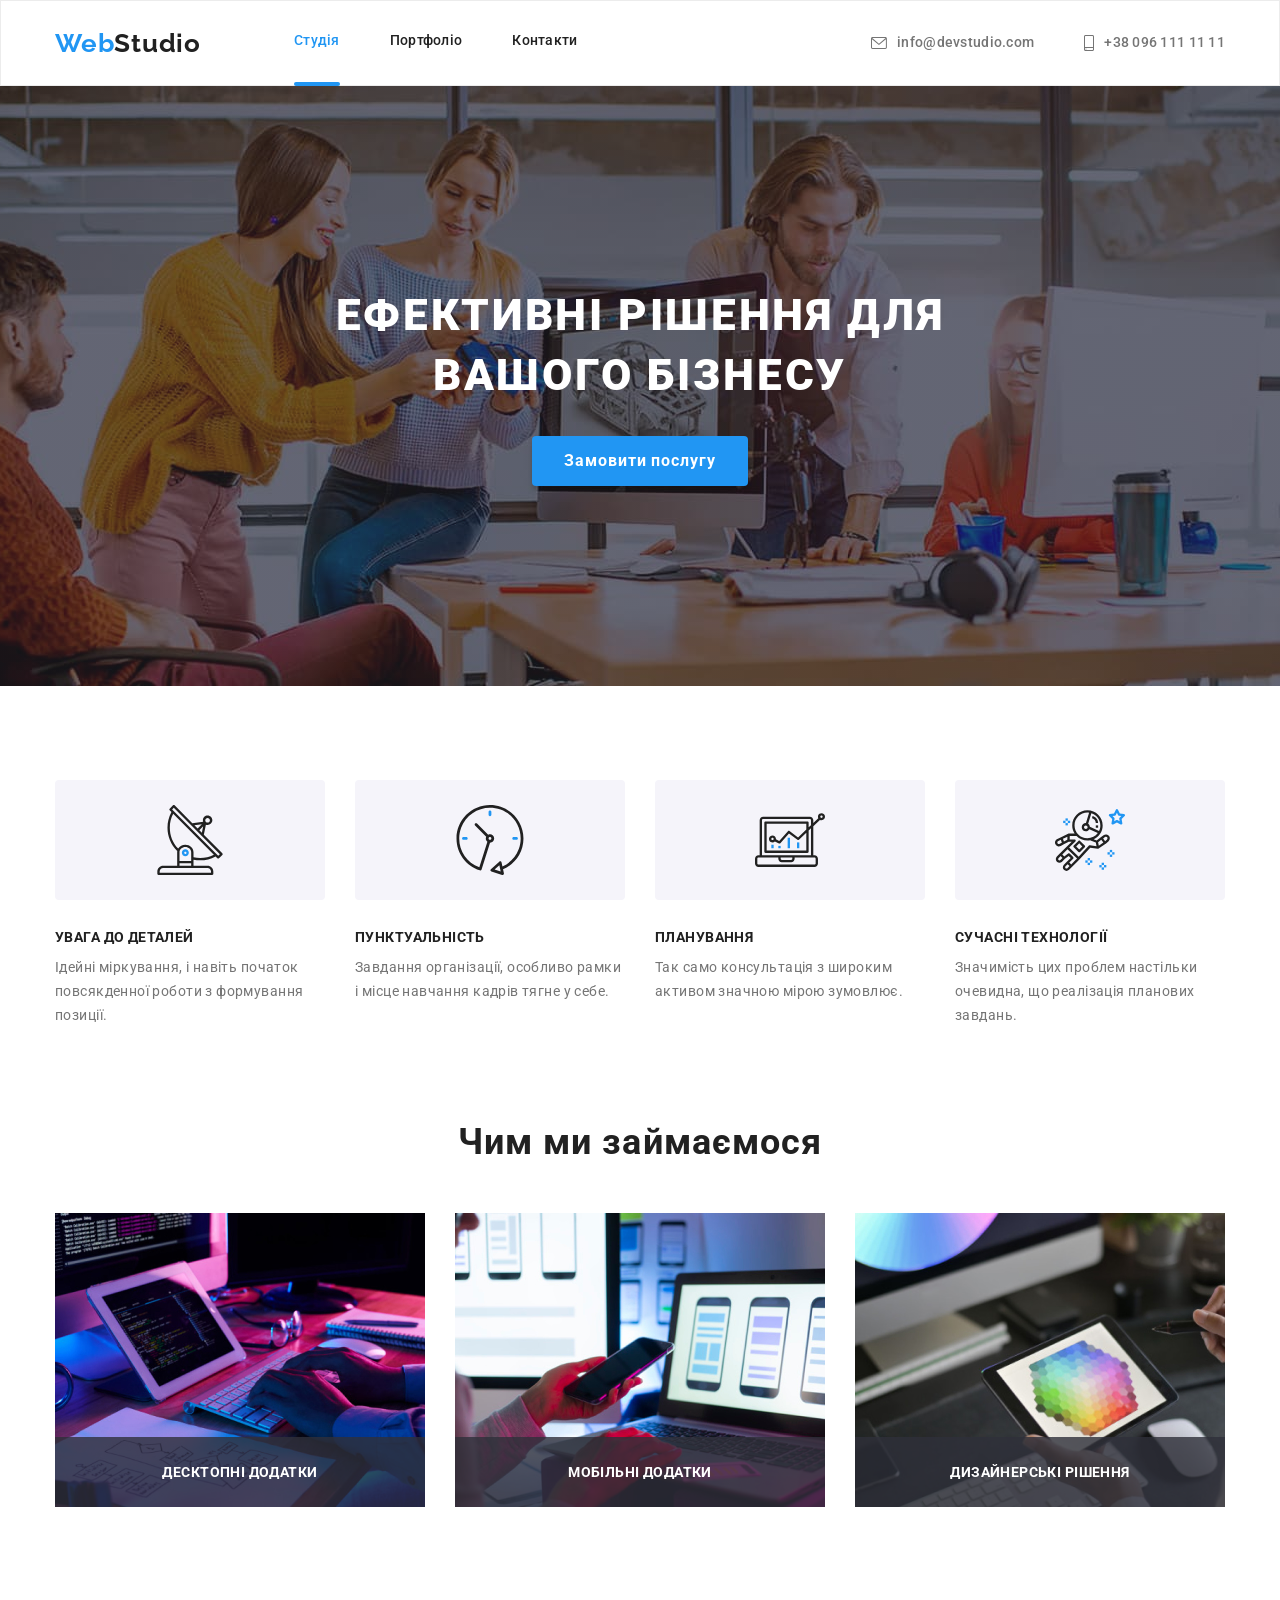
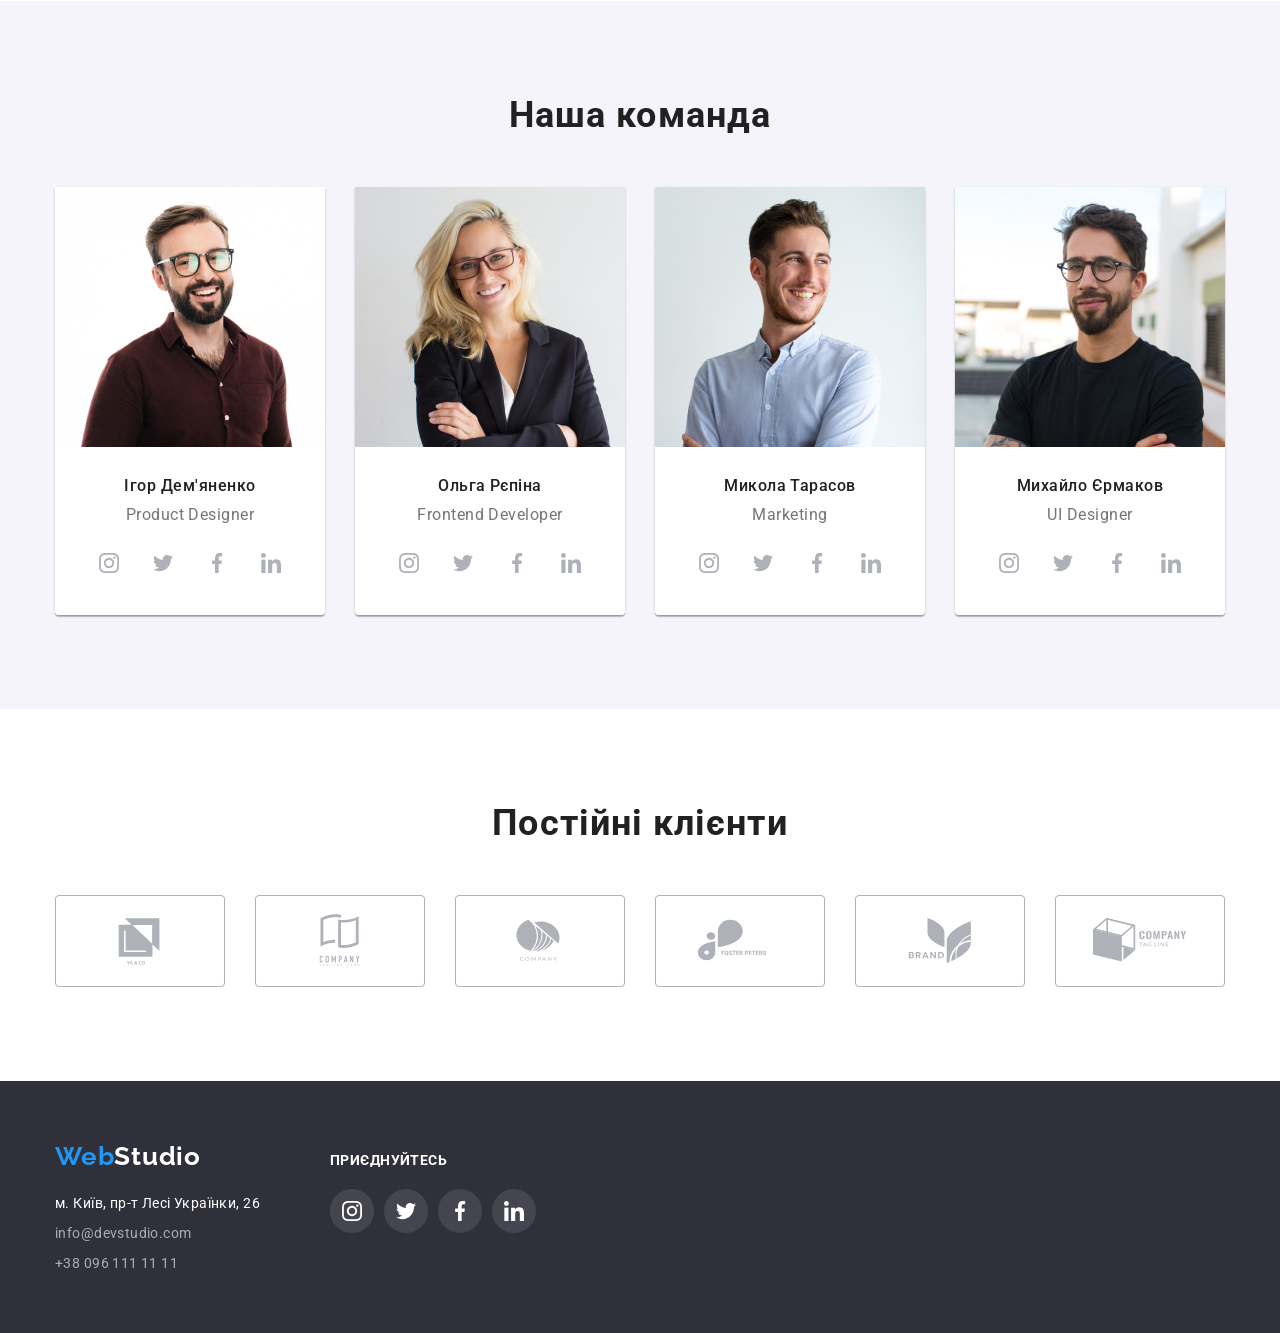
<file: index.html>
<!DOCTYPE html>
<html lang="uk">
  <head>
    <meta charset="UTF-8" />
    <meta http-equiv="X-UA-Compatible" content="IE=edge" />
    <meta name="viewport" content="width=device-width, initial-scale=1.0" />
    <link
      rel="stylesheet"
      href="https://cdnjs.cloudflare.com/ajax/libs/modern-normalize/1.0.0/modern-normalize.min.css"
    />
    <link rel="preconnect" href="https://fonts.googleapis.com" />
    <link rel="preconnect" href="https://fonts.gstatic.com" crossorigin />
    <link
      href="https://fonts.googleapis.com/css2?family=Raleway:wght@700&family=Roboto:wght@400;500;700;900&display=swap"
      rel="stylesheet"
    />
    <link rel="stylesheet" href="./css/styles.css" />
    <title>Студія WebStudio</title>
  </head>

  <body>
    <header class="page-header">
      <div class="conteiner main-nav">
        <nav class="logo-nav">
          <a href="./index.html" lang="en" class="logo"
            ><span class="logo-first-words">Web</span>Studio</a
          >

          <ul class="site-nav list">
            <li class="item first"><a href="./index.html" class="link current">Студія</a></li>
            <li class="item"><a href="./portfolio.html" class="link">Портфоліо</a></li>
            <li class="item"><a href="" class="link">Контакти</a></li>
          </ul>
        </nav>

        <ul class="auth-nav list">
          <li class="item">
            <a href="mailto:info@devstudio.com" class="link envelope">
              <svg class="mail-icon" height="12" width="16">
                <use href="./images/symbol-defs.svg#icon-envelope"></use>
              </svg>
              info@devstudio.com</a
            >
          </li>
          <li class="item">
            <a href="tel:+380961111111" class="link smartphone">
              <svg class="smartphone-icon" height="16" width="10">
                <use href="./images/symbol-defs.svg#icon-smartphone"></use>
              </svg>
              +38 096 111 11 11</a
            >
          </li>
        </ul>
      </div>
    </header>

    <main>
      <section class="hero">
        <div class="section hero">
          <h1 class="hero-title">Ефективні рішення для вашого бізнесу</h1>
          <button data-modal-open type="button" class="button">Замовити послугу</button>
        </div>
      </section>

      <section class="section">
        <div class="conteiner">
          <h2 class="section-title-hidden">Особливості</h2>
          <ul class="features list">
            <li class="item">
              <div class="icon-features-conteiner">
                <svg class="feautures-icon" height="70" width="70">
                  <use href="./images/symbol-defs.svg#icon-antenna"></use>
                </svg>
              </div>
              <h3 class="title">Увага до деталей</h3>
              <p class="features prg">
                Ідейні міркування, і навіть початок повсякденної роботи з формування позиції.
              </p>
            </li>

            <li class="item">
              <div class="icon-features-conteiner">
                <svg class="feautures-icon" height="70" width="70">
                  <use href="./images/symbol-defs.svg#icon-clock"></use>
                </svg>
              </div>
              <h3 class="title">Пунктуальність</h3>
              <p class="features prg">
                Завдання організації, особливо рамки і місце навчання кадрів тягне у себе.
              </p>
            </li>

            <li class="item">
              <div class="icon-features-conteiner">
                <svg class="feautures-icon" height="70" width="70">
                  <use href="./images/symbol-defs.svg#icon-diagram"></use>
                </svg>
              </div>
              <h3 class="title">Планування</h3>
              <p class="features prg">
                Так само консультація з широким активом значною мірою зумовлює.
              </p>
            </li>

            <li class="item">
              <div class="icon-features-conteiner">
                <svg class="feautures-icon" height="70" width="70">
                  <use href="./images/symbol-defs.svg#icon-astronaut"></use>
                </svg>
              </div>
              <h3 class="title">Сучасні технології</h3>
              <p class="features prg">
                Значимість цих проблем настільки очевидна, що реалізація планових завдань.
              </p>
            </li>
          </ul>
        </div>
      </section>

      <section class="section no-padding">
        <div class="conteiner">
          <h2 class="section-title examples">Чим ми займаємося</h2>
          <ul class="examples list">
            <li class="examples-item item">
              <img
                src="./images/what1.jpg"
                alt="клавіатура на столі"
                width="370"
                height="294"
                class="img-examples"
              />
              <p class="examples-overplay prg">Десктопні додатки</p>
            </li>
            <li class="examples-item item">
              <img
                src="./images/what2.jpg"
                alt="дівчина за ноутбуком"
                width="370"
                height="294"
                class="img-examples"
              />
              <p class="examples-overplay prg">Мобільні додатки</p>
            </li>
            <li class="examples-item item">
              <img
                src="./images/what3.jpg"
                alt="малюнок на планшеті"
                width="370"
                height="294"
                class="img-examples"
              />
              <p class="examples-overplay prg">Дизайнерські рішення</p>
            </li>
          </ul>
        </div>
      </section>

      <section class="section team">
        <div class="conteiner">
          <h2 class="section-title team">Наша команда</h2>
          <ul class="team list">
            <li class="item">
              <img
                src="./images/igor.jpg"
                alt="чоловік Ігор"
                width="270"
                height="260"
                class="img-team"
              />
              <div class="team-bgr">
                <h3 class="team-title title">Ігор Дем'яненко</h3>
                <p class="team prg" lang="en">Product Designer</p>
                <ul class="social-team-container list">
                  <li>
                    <a href="#" class="social-team link">
                      <svg class="social-team-icon" height="20" width="20">
                        <use href="./images/symbol-defs.svg#icon-instagram"></use>
                      </svg>
                    </a>
                  </li>
                  <li>
                    <a href="#" class="social-team link">
                      <svg class="social-team-icon" height="20" width="20">
                        <use href="./images/symbol-defs.svg#icon-twitter"></use>
                      </svg>
                    </a>
                  </li>
                  <li>
                    <a href="#" class="social-team link">
                      <svg class="social-team-icon" height="20" width="20">
                        <use href="./images/symbol-defs.svg#icon-facebook"></use>
                      </svg>
                    </a>
                  </li>
                  <li>
                    <a href="#" class="social-team link">
                      <svg class="social-team-icon" height="20" width="20">
                        <use href="./images/symbol-defs.svg#icon-linkedin"></use>
                      </svg>
                    </a>
                  </li>
                </ul>
              </div>
            </li>

            <li class="item">
              <img
                src="./images/olga.jpg"
                alt="жінка Ольга"
                width="270"
                height="260"
                class="img-team"
              />
              <div class="team-bgr">
                <h3 class="team-title title">Ольга Рєпіна</h3>
                <p class="team prg" lang="en">Frontend Developer</p>
                <ul class="social-team-container list">
                  <li>
                    <a href="#" class="social-team link">
                      <svg class="social-team-icon" height="20" width="20">
                        <use href="./images/symbol-defs.svg#icon-instagram"></use>
                      </svg>
                    </a>
                  </li>
                  <li>
                    <a href="#" class="social-team link">
                      <svg class="social-team-icon" height="20" width="20">
                        <use href="./images/symbol-defs.svg#icon-twitter"></use>
                      </svg>
                    </a>
                  </li>
                  <li>
                    <a href="#" class="social-team link">
                      <svg class="social-team-icon" height="20" width="20">
                        <use href="./images/symbol-defs.svg#icon-facebook"></use>
                      </svg>
                    </a>
                  </li>
                  <li>
                    <a href="#" class="social-team link">
                      <svg class="social-team-icon" height="20" width="20">
                        <use href="./images/symbol-defs.svg#icon-linkedin"></use>
                      </svg>
                    </a>
                  </li>
                </ul>
              </div>
            </li>

            <li class="item">
              <img
                src="./images/mykola.jpg"
                alt="чоловік Микола"
                width="270"
                height="260"
                class="img-team"
              />
              <div class="team-bgr">
                <h3 class="team-title title">Микола Тарасов</h3>
                <p class="team prg" lang="en">Marketing</p>
                <ul class="social-team-container list">
                  <li>
                    <a href="#" class="social-team link">
                      <svg class="social-team-icon" height="20" width="20">
                        <use href="./images/symbol-defs.svg#icon-instagram"></use>
                      </svg>
                    </a>
                  </li>
                  <li>
                    <a href="#" class="social-team link">
                      <svg class="social-team-icon" height="20" width="20">
                        <use href="./images/symbol-defs.svg#icon-twitter"></use>
                      </svg>
                    </a>
                  </li>
                  <li>
                    <a href="#" class="social-team link">
                      <svg class="social-team-icon" height="20" width="20">
                        <use href="./images/symbol-defs.svg#icon-facebook"></use>
                      </svg>
                    </a>
                  </li>
                  <li>
                    <a href="#" class="social-team link">
                      <svg class="social-team-icon" height="20" width="20">
                        <use href="./images/symbol-defs.svg#icon-linkedin"></use>
                      </svg>
                    </a>
                  </li>
                </ul>
              </div>
            </li>

            <li class="item">
              <img
                src="./images/myhail.jpg"
                alt="чоловік Михайло"
                width="270"
                height="260"
                class="img-team"
              />
              <div class="team-bgr">
                <h3 class="team-title title">Михайло Єрмаков</h3>
                <p class="team prg" lang="en">UI Designer</p>
                <ul class="social-team-container list">
                  <li>
                    <a href="#" class="social-team link">
                      <svg class="social-team-icon" height="20" width="20">
                        <use href="./images/symbol-defs.svg#icon-instagram"></use>
                      </svg>
                    </a>
                  </li>
                  <li>
                    <a href="#" class="social-team link">
                      <svg class="social-team-icon" height="20" width="20">
                        <use href="./images/symbol-defs.svg#icon-twitter"></use>
                      </svg>
                    </a>
                  </li>
                  <li>
                    <a href="#" class="social-team link">
                      <svg class="social-team-icon" height="20" width="20">
                        <use href="./images/symbol-defs.svg#icon-facebook"></use>
                      </svg>
                    </a>
                  </li>
                  <li>
                    <a href="#" class="social-team link">
                      <svg class="social-team-icon" height="20" width="20">
                        <use href="./images/symbol-defs.svg#icon-linkedin"></use>
                      </svg>
                    </a>
                  </li>
                </ul>
              </div>
            </li>
          </ul>
        </div>
      </section>

      <section class="section company">
        <div class="conteiner">
          <h2 class="company title">Постійні клієнти</h2>
          <ul class="company list">
            <li class="company-item">
              <a href="" class="company-link link">
                <svg class="logo-company-icon" height="60" width="106">
                  <use href="./images/symbol-defs.svg#icon-logo-one"></use>
                </svg>
              </a>
            </li>
            <li class="company-item">
              <a href="" class="company-link link">
                <svg class="logo-company-icon" height="60" width="106">
                  <use href="./images/symbol-defs.svg#icon-logo-two"></use>
                </svg>
              </a>
            </li>
            <li class="company-item">
              <a href="" class="company-link link">
                <svg class="logo-company-icon" height="60" width="106">
                  <use href="./images/symbol-defs.svg#icon-logo-three"></use>
                </svg>
              </a>
            </li>
            <li class="company-item">
              <a href="" class="company-link link">
                <svg class="logo-company-icon" height="60" width="106">
                  <use href="./images/symbol-defs.svg#icon-logo-fore"></use>
                </svg>
              </a>
            </li>
            <li class="company-item">
              <a href="" class="company-link link">
                <svg class="logo-company-icon" height="60" width="106">
                  <use href="./images/symbol-defs.svg#icon-logo-five"></use>
                </svg>
              </a>
            </li>
            <li class="company-item">
              <a href="" class="company-link link">
                <svg class="logo-company-icon" height="60" width="106">
                  <use href="./images/symbol-defs.svg#icon-logo-six"></use>
                </svg>
              </a>
            </li>
          </ul>
        </div>
      </section>
    </main>

    <footer class="page-footer">
      <div class="conteiner footer">
        <div class="box-footer-one">
          <div class="box-footer-logo">
            <a href="./index.html" lang="en" class="logo-footer"
              ><span class="logo-first-words">Web</span>Studio</a
            >
          </div>

          <address class="footer-address">
            <ul class="footer-address list">
              <li class="item-footer">
                <a
                  class="link-place"
                  href="https://goo.gl/maps/CPtrU1FHBa2aNyZL9"
                  target="_blank"
                  rel="noopener noreferrer nofollow"
                  >м. Київ, пр-т Лесі Українки, 26</a
                >
              </li>
              <li class="item-footer">
                <a href="mailto:info@devstudio.com" class="link footer">info@devstudio.com</a>
              </li>
              <li class="item-footer">
                <a href="tel:+380961111111" class="link footer">+38 096 111 11 11</a>
              </li>
            </ul>
          </address>
        </div>

        <div class="box social-media">
          <p class="social-media prg">Приєднуйтесь</p>

          <ul class="social-footer-container list">
            <li class="item">
              <a href="#" class="social-footer link">
                <svg class="social-footer-icon" height="20" width="20">
                  <use href="./images/symbol-defs.svg#icon-instagram"></use>
                </svg>
              </a>
            </li>
            <li class="item">
              <a href="#" class="social-footer link">
                <svg class="social-footer-icon" height="20" width="20">
                  <use href="./images/symbol-defs.svg#icon-twitter"></use>
                </svg>
              </a>
            </li>
            <li class="item">
              <a href="#" class="social-footer link">
                <svg class="social-footer-icon" height="20" width="20">
                  <use href="./images/symbol-defs.svg#icon-facebook"></use>
                </svg>
              </a>
            </li>
            <li class="item">
              <a href="#" class="social-footer link">
                <svg class="social-footer-icon" height="20" width="20">
                  <use href="./images/symbol-defs.svg#icon-linkedin"></use>
                </svg>
              </a>
            </li>
          </ul>
        </div>
      </div>
    </footer>

    <div data-modal class="backdrop is-hidden">
      <div class="modal">
        <div data-modal-close class="exit-modal-box">
          <svg class="exit-nodal" height="18" width="18">
            <use href="./images/symbol-defs.svg#icon-close-black"></use>
          </svg>
        </div>
      </div>
    </div>

    <script src="./js/modal.js"></script>
  </body>
</html>
</file>
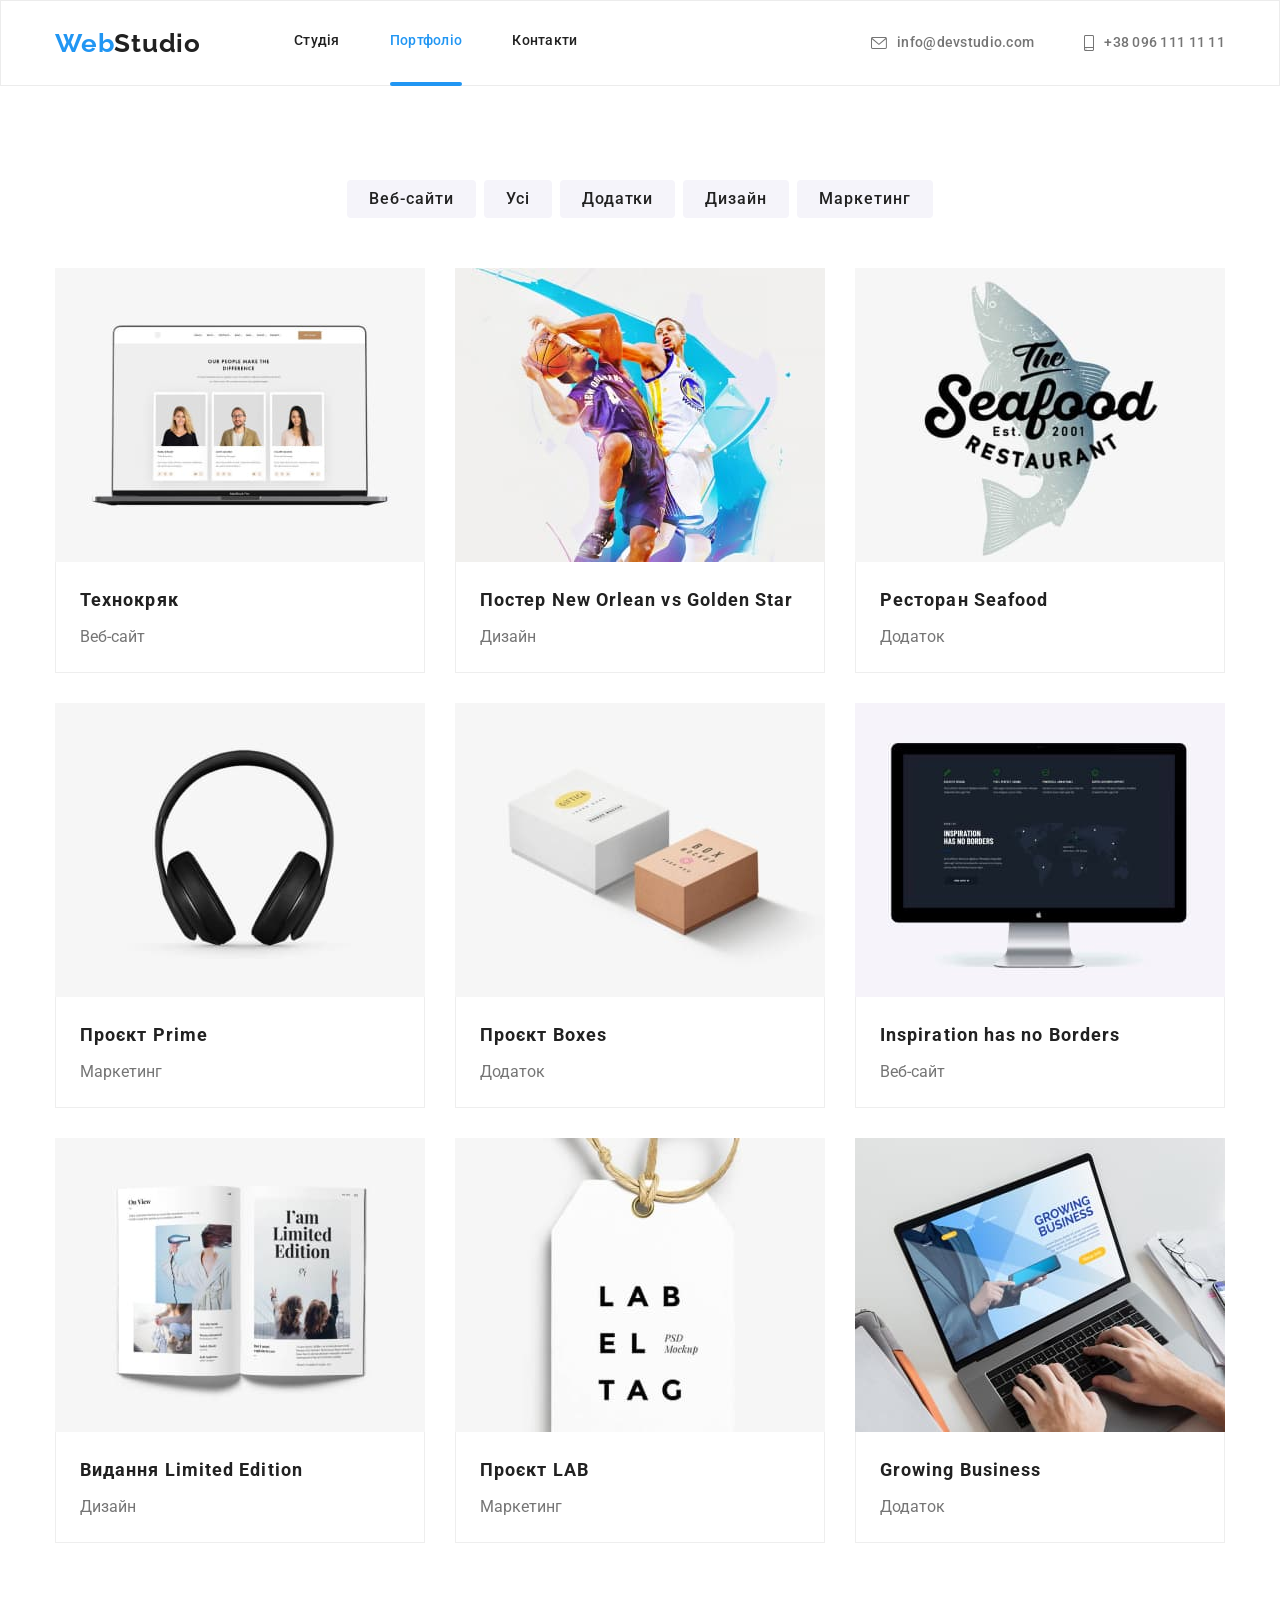
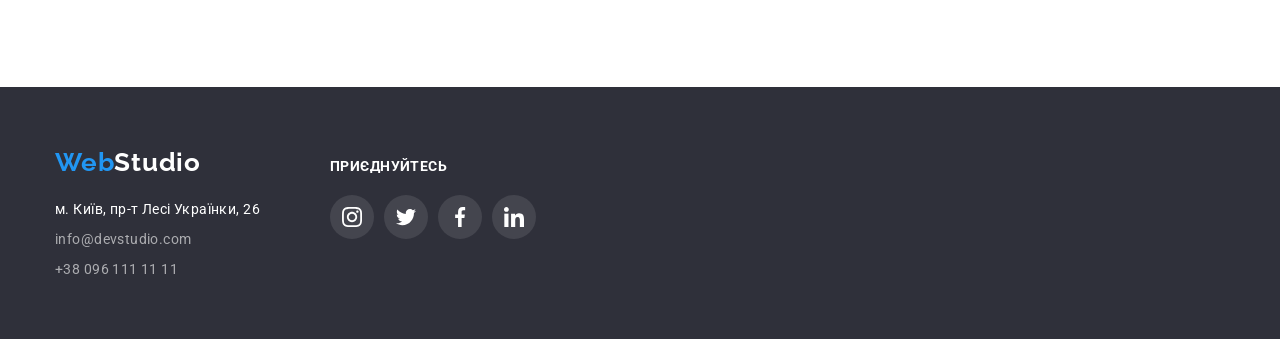
<file: portfolio.html>
<!DOCTYPE html>
<html lang="uk">
  <head>
    <meta charset="UTF-8" />
    <meta http-equiv="X-UA-Compatible" content="IE=edge" />
    <meta name="viewport" content="width=device-width, initial-scale=1.0" />
    <link
      rel="stylesheet"
      href="https://cdnjs.cloudflare.com/ajax/libs/modern-normalize/1.0.0/modern-normalize.min.css"
    />
    <link rel="preconnect" href="https://fonts.googleapis.com" />
    <link rel="preconnect" href="https://fonts.gstatic.com" crossorigin />
    <link
      href="https://fonts.googleapis.com/css2?family=Raleway:wght@700&family=Roboto:wght@400;500;700;900&display=swap"
      rel="stylesheet"
    />
    <link rel="stylesheet" href="./css/styles.css" />
    <title>Портфоліо</title>
  </head>

  <body>
    <header class="page-header">
      <div class="conteiner main-nav">
        <nav class="logo-nav">
          <a href="./index.html" lang="en" class="logo"
            ><span class="logo-first-words">Web</span>Studio</a
          >

          <ul class="site-nav list">
            <li class="item first"><a href="./index.html" class="link">Студія</a></li>
            <li class="item"><a href="./portfolio.html" class="link current">Портфоліо</a></li>
            <li class="item"><a href="" class="link">Контакти</a></li>
          </ul>
        </nav>

        <ul class="auth-nav list">
          <li class="item">
            <a href="mailto:info@devstudio.com" class="link envelope">
              <svg class="mail-icon" height="12" width="16">
                <use href="./images/symbol-defs.svg#icon-envelope"></use>
              </svg>
              info@devstudio.com</a
            >
          </li>
          <li class="item">
            <a href="tel:+380961111111" class="link smartphone">
              <svg class="smartphone-icon" height="16" width="10">
                <use href="./images/symbol-defs.svg#icon-smartphone"></use>
              </svg>
              +38 096 111 11 11</a
            >
          </li>
        </ul>
      </div>
    </header>

    <main>
      <section class="section">
        <div class="conteiner page-list">
          <h1 class="section-title-hidden">Портфоліо</h1>
          <ul class="page list">
            <li class="item"><button type="button" class="button second">Веб-сайти</button></li>
            <li class="item"><button type="button" class="button second">Усі</button></li>
            <li class="item"><button type="button" class="button second">Додатки</button></li>
            <li class="item"><button type="button" class="button second">Дизайн</button></li>
            <li class="item"><button type="button" class="button second">Маркетинг</button></li>
          </ul>

          <ul class="technology list">
            <li class="technology-box">
              <a href="#" class="link technology">
                <div class="overplay-box">
                  <img
                    src="./images/tehno.jpg"
                    alt="Веб сайт у ноутбуці"
                    width="370"
                    height="294"
                    class="img-technology"
                  />
                  <p class="technology-overplay prg">
                    Ресурс пропонує комплексні пропозиції з різним рівнем функціоналу та сервісів.
                    Все це дозволить відвідувачу отримати вичерпні відомості про компанію чи
                    приватну особу.
                  </p>
                </div>
                <div class="technology-description">
                  <h2 class="section-title technology">Технокряк</h2>
                  <p class="technology prg">Веб-сайт</p>
                </div>
              </a>
            </li>

            <li class="technology-box">
              <a href="#" class="link technology">
                <div class="overplay-box">
                  <img
                    src="./images/neworlean.jpg"
                    alt="Баскетбол"
                    width="370"
                    height="294"
                    class="img-technology"
                  />
                  <p class="technology-overplay prg">
                    Ресурс пропонує комплексні пропозиції з різним рівнем функціоналу та сервісів.
                    Все це дозволить відвідувачу отримати вичерпні відомості про компанію чи
                    приватну особу.
                  </p>
                </div>
                <div class="technology-description">
                  <h2 class="section-title technology">
                    Постер <span lang="en">New Orlean vs Golden Star</span>
                  </h2>
                  <p class="technology prg">Дизайн</p>
                </div>
              </a>
            </li>

            <li class="technology-box">
              <a href="#" class="link technology">
                <div class="overplay-box">
                  <img
                    src="./images/seafood.jpg"
                    alt="Лого ресторану"
                    width="370"
                    height="294"
                    class="img-technology"
                  />
                  <p class="technology-overplay prg">
                    Ресурс пропонує комплексні пропозиції з різним рівнем функціоналу та сервісів.
                    Все це дозволить відвідувачу отримати вичерпні відомості про компанію чи
                    приватну особу.
                  </p>
                </div>

                <div class="technology-description">
                  <h2 class="section-title technology">Ресторан <span lang="en">Seafood</span></h2>
                  <p class="technology prg">Додаток</p>
                </div>
              </a>
            </li>

            <li class="technology-box">
              <a href="#" class="link technology">
                <div class="overplay-box">
                  <img
                    src="./images/prime.jpg"
                    alt="Бездротові навушники"
                    width="370"
                    height="294"
                    class="img-technology"
                  />
                  <p class="technology-overplay prg">
                    Ресурс пропонує комплексні пропозиції з різним рівнем функціоналу та сервісів.
                    Все це дозволить відвідувачу отримати вичерпні відомості про компанію чи
                    приватну особу.
                  </p>
                </div>

                <div class="technology-description">
                  <h2 class="section-title technology">Проєкт <span lang="en">Prime</span></h2>
                  <p class="technology prg">Маркетинг</p>
                </div>
              </a>
            </li>

            <li class="technology-box">
              <a href="#" class="link technology">
                <div class="overplay-box">
                  <img
                    src="./images/boxes.jpg"
                    alt="Коробки"
                    width="370"
                    height="294"
                    class="img-technology"
                  />
                  <p class="technology-overplay prg">
                    Ресурс пропонує комплексні пропозиції з різним рівнем функціоналу та сервісів.
                    Все це дозволить відвідувачу отримати вичерпні відомості про компанію чи
                    приватну особу.
                  </p>
                </div>

                <div class="technology-description">
                  <h2 class="section-title technology">Проєкт <span lang="en">Boxes</span></h2>
                  <p class="technology prg">Додаток</p>
                </div>
              </a>
            </li>

            <li class="technology-box">
              <a href="#" class="link technology">
                <div class="overplay-box">
                  <img
                    src="./images/borders.jpg"
                    alt="Моноблок"
                    width="370"
                    height="294"
                    class="img-technology"
                  />
                  <p class="technology-overplay prg">
                    Ресурс пропонує комплексні пропозиції з різним рівнем функціоналу та сервісів.
                    Все це дозволить відвідувачу отримати вичерпні відомості про компанію чи
                    приватну особу.
                  </p>
                </div>

                <div class="technology-description">
                  <h2 class="section-title technology" lang="en">Inspiration has no Borders</h2>
                  <p class="technology prg">Веб-сайт</p>
                </div>
              </a>
            </li>

            <li class="technology-box">
              <a href="#" class="link technology">
                <div class="overplay-box">
                  <img
                    src="./images/limited.jpg"
                    alt="Відкритий журнал"
                    width="370"
                    height="294"
                    class="img-technology"
                  />
                  <p class="technology-overplay prg">
                    Ресурс пропонує комплексні пропозиції з різним рівнем функціоналу та сервісів.
                    Все це дозволить відвідувачу отримати вичерпні відомості про компанію чи
                    приватну особу.
                  </p>
                </div>

                <div class="technology-description">
                  <h2 class="section-title technology">
                    Видання <span lang="en">Limited Edition</span>
                  </h2>
                  <p class="technology prg">Дизайн</p>
                </div>
              </a>
            </li>

            <li class="technology-box">
              <a href="#" class="link technology">
                <div class="overplay-box">
                  <img
                    src="./images/lab.jpg"
                    alt="Етикетка"
                    width="370"
                    height="294"
                    class="img-technology"
                  />
                  <p class="technology-overplay prg">
                    Ресурс пропонує комплексні пропозиції з різним рівнем функціоналу та сервісів.
                    Все це дозволить відвідувачу отримати вичерпні відомості про компанію чи
                    приватну особу.
                  </p>
                </div>

                <div class="technology-description">
                  <h2 class="section-title technology">Проєкт LAB</h2>
                  <p class="technology prg">Маркетинг</p>
                </div>
              </a>
            </li>

            <li class="technology-box">
              <a href="#" class="link technology">
                <div class="overplay-box">
                  <img
                    src="./images/business.jpg"
                    alt="Друк на ноутбуці"
                    width="370"
                    height="294"
                    class="img-technology"
                  />
                  <p class="technology-overplay prg">
                    Ресурс пропонує комплексні пропозиції з різним рівнем функціоналу та сервісів.
                    Все це дозволить відвідувачу отримати вичерпні відомості про компанію чи
                    приватну особу.
                  </p>
                </div>

                <div class="technology-description">
                  <h2 class="section-title technology" lang="en">Growing Business</h2>
                  <p class="technology prg">Додаток</p>
                </div>
              </a>
            </li>
          </ul>
        </div>
      </section>
    </main>

    <footer class="page-footer">
      <div class="conteiner footer">
        <div class="box-footer-one">
          <div class="box-footer-logo">
            <a href="./index.html" lang="en" class="logo-footer"
              ><span class="logo-first-words">Web</span>Studio</a
            >
          </div>

          <address class="footer-address">
            <ul class="footer-address list">
              <li class="item-footer">
                <a
                  class="link-place"
                  href="https://goo.gl/maps/CPtrU1FHBa2aNyZL9"
                  target="_blank"
                  rel="noopener noreferrer nofollow"
                  >м. Київ, пр-т Лесі Українки, 26</a
                >
              </li>
              <li class="item-footer">
                <a href="mailto:info@devstudio.com" class="link footer">info@devstudio.com</a>
              </li>
              <li class="item-footer">
                <a href="tel:+380961111111" class="link footer">+38 096 111 11 11</a>
              </li>
            </ul>
          </address>
        </div>

        <div class="box social-media">
          <p class="social-media prg">Приєднуйтесь</p>

          <ul class="social-footer-container list">
            <li class="item">
              <a href="#" class="social-footer link">
                <svg class="social-footer-icon" height="20" width="20">
                  <use href="./images/symbol-defs.svg#icon-instagram"></use>
                </svg>
              </a>
            </li>
            <li class="item">
              <a href="#" class="social-footer link">
                <svg class="social-footer-icon" height="20" width="20">
                  <use href="./images/symbol-defs.svg#icon-twitter"></use>
                </svg>
              </a>
            </li>
            <li class="item">
              <a href="#" class="social-footer link">
                <svg class="social-footer-icon" height="20" width="20">
                  <use href="./images/symbol-defs.svg#icon-facebook"></use>
                </svg>
              </a>
            </li>
            <li class="item">
              <a href="#" class="social-footer link">
                <svg class="social-footer-icon" height="20" width="20">
                  <use href="./images/symbol-defs.svg#icon-linkedin"></use>
                </svg>
              </a>
            </li>
          </ul>
        </div>
      </div>
    </footer>
  </body>
</html>
</file>
<file: css/styles.css>
:root {
  --black: #212121;
  --p-color: #757575;
  --main-white: #ffffff;
  --blue: #2196f3;
  --color-a-ftr: rgba(255, 255, 255, 0.6);
  --bg-batton: #f5f4fa;
  --color-ftr: #2f303a;
  --main-bg: #f5f5f5;
  --not-main-bg: #f5f4fa;
  --active-btn: #188ce8;
  --border-header: #ececec;
  --border-technology-list: #eeeeee;
  --bg-icon-footer: rgba(255, 255, 255, 0.1);
  --icon-color: #afb1b8;
  --overplay-technology: rgba(33, 150, 243, 0.9);
  --bg-modal: rgba(0, 0, 0, 0.2);
}

body {
  background-color: var(--main-white);
  color: var(--black);

  font-family: Roboto, sans-serif;
}

/* ALL POSItION */

.conteiner {
  margin-left: auto;
  margin-right: auto;
  width: 1200px;
  /* outline: 2px solid tomato; */
  padding-left: 15px;
  padding-right: 15px;
}

/* main nav */

.logo-nav {
  display: flex;
  align-items: center;
}

.main-nav {
  display: flex;
  align-items: center;
}

/* all */

.section {
  padding-top: 94px;
  padding-bottom: 94px;
  text-align: center;
}

.section.no-padding {
  padding-top: 0;
  padding-bottom: 94px;
}

.section-title {
  color: var(--black);
  margin-top: 0;
  margin-bottom: 50px;
}

.title {
  margin-top: 0;
  margin-bottom: 10px;
}

.prg {
  color: var(--p-color);
  margin-top: 0;
  margin-bottom: 0;
}

.link {
  text-decoration: none;
}

.list {
  list-style: none;
  padding: 0;
  margin: 0;
}

.section-title-hidden {
  position: absolute;
  width: 1px;
  height: 1px;
  margin: -1px;
  border: 0;
  padding: 0;
  clip: rect(0 0 0 0);
  overflow: hidden;
}

/* header */

.page-header {
  background-color: var(--main-white);
  letter-spacing: 0.02em;
  font-weight: 500;
  font-size: 14px;
  line-height: 1.14;
  border: 1px solid var(--border-header);
}

.logo {
  color: var(--black);
  font-family: Raleway, sans-serif;
  letter-spacing: 0.03em;
  font-weight: 700;
  font-size: 26px;
  line-height: 1.19;
  text-decoration: none;
}

.logo-footer {
  color: var(--main-white);
  font-family: Raleway, sans-serif;
  letter-spacing: 0.03em;
  font-weight: 700;
  font-size: 26px;
  line-height: 1.19;
  text-decoration: none;
}

.logo-first-words {
  color: var(--blue);
}

.site-nav .link {
  position: relative;

  display: block;
  color: var(--black);
  padding-top: 32px;
  padding-bottom: 32px;

  transition-property: color;
  transition-duration: 250ms;
  transition-timing-function: cubic-bezier(0.4, 0, 0.2, 1);
}

.auth-nav .link {
  display: block;
  color: var(--p-color);
  padding-top: 32px;
  padding-bottom: 32px;

  transition-property: color;
  transition-duration: 250ms;
  transition-timing-function: cubic-bezier(0.4, 0, 0.2, 1);
}

.link.envelope {
  display: flex;
  align-items: center;
}

.mail-icon {
  margin-right: 10px;
  fill: currentColor;
}

.link.smartphone {
  display: flex;
  align-items: center;
}

.smartphone-icon {
  margin-right: 10px;
  fill: currentColor;
}

.auth-nav .link:hover,
.auth-nav .link:focus,
.site-nav .link:hover,
.site-nav .link:focus,
.site-nav .link.current {
  color: var(--blue);
}

.link.current::after {
  display: block;
  position: relative;
  bottom: -33px;
  content: '';
  height: 4px;
  width: 100%;
  background-color: #2196f3;
  border-radius: 2px;
}

/* .link.current::after {
  display: block;
  position: absolute;
  bottom: -1px;
  content: '';
  height: 4px;
  width: 100%;
  background-color: #2196f3;
  border-radius: 2px;
} */

.site-nav {
  display: flex;
}

.auth-nav {
  display: flex;
  margin-left: auto;
}

.site-nav .item + .item {
  margin-left: 50px;
}

.site-nav .item:first-child {
  margin-left: 93px;
}

.auth-nav .item + .item {
  margin-left: 50px;
}

/* HERO */

.hero {
  background-color: var(--color-ftr);

  text-align: center;

  max-width: 1600px;
  height: 600px;
  margin-left: auto;
  margin-right: auto;
  background-image: linear-gradient(to right, rgba(47, 48, 58, 0.4), rgba(47, 48, 58, 0.4)),
    url(../images/hero-img.jpg);
  background-repeat: no-repeat;
  background-position: center;
  background-size: cover;
}

.section.hero {
  padding-top: 200px;
  padding-bottom: 200px;
}

.hero-title {
  color: white;
  letter-spacing: 0.06em;
  font-weight: 900;
  font-size: 44px;
  line-height: 1.36;
  text-transform: uppercase;
  width: 700px;
  margin: 0 auto 30px;
}

/* button */

.button {
  background-color: var(--blue);
  color: var(--main-white);
  cursor: pointer;
  border: inherit;
  letter-spacing: 0.06em;
  font-weight: 700;
  font-size: 16px;
  line-height: 1.87;
  border-radius: 4px;
  padding: 10px 32px;
  box-shadow: 0px 4px 4px rgba(0, 0, 0, 0.15);

  transition-property: background-color;
  transition-duration: 250ms;
  transition-timing-function: cubic-bezier(0.4, 0, 0.2, 1);
}

.button:hover,
.button:focus {
  background-color: var(--active-btn);
}

.button.second {
  color: var(--black);
  background-color: var(--bg-batton);
  font-weight: 500;
  font-size: 16px;
  line-height: 1.62;
  font-family: inherit;
  border: 1px inherit;
  border-radius: 4px;
  padding: 6px 22px;
  box-shadow: none;

  transition-property: background-color, color, box-shadow;
  transition-duration: 250ms;
  transition-timing-function: cubic-bezier(0.4, 0, 0.2, 1);
}

.button.second:hover,
.button.second:focus {
  background-color: var(--blue);
  color: var(--main-white);
  box-shadow: 0px 3px 1px rgba(0, 0, 0, 0.1), 0px 1px 2px rgba(0, 0, 0, 0.08),
    0px 2px 2px rgba(0, 0, 0, 0.12);
}

/* features */

.features.list {
  display: flex;
  text-align: left;
}

.features.list .item {
  width: 270px;
}

.features.list .item + .item {
  margin-left: 30px;
}

.features {
  list-style: none;
}

.features .title {
  color: var(--black);
  font-weight: 700;
  font-size: 14px;
  line-height: 1.14;
  letter-spacing: 0.03em;
  text-transform: uppercase;
}

.features.prg {
  color: var(--p-color);
  font-size: 14px;
  line-height: 1.71;
  letter-spacing: 0.03em;
}

.features.list .item {
  display: block;
}

.icon-features-conteiner {
  display: flex;
  justify-content: center;
  align-items: center;
  height: 120px;
  width: 270px;
  background: var(--bg-batton);
  border-radius: 4px;
  margin-bottom: 30px;
  padding: 0;
}

/* .features.list .item {
  display: block;
  height: 120px;
  margin-bottom: 30px;
  border-radius: 4px;

  background-repeat: no-repeat;
  background-position: center;
  background-color: var(--bg-batton);
} */

/* .features.list .item:nth-of-type(1)::before {
  background-image: url(../images/antenna.svg);
}

.features.list .item:nth-of-type(2)::before {
  background-image: url(../images/clock.svg);
}

.features.list .item:nth-of-type(3)::before {
  background-image: url(../images/diagram.svg);
}

.features.list .item:nth-of-type(4)::before {
  background-image: url(../images/astronaut.svg);
} */

/* examples */

.examples.list {
  display: flex;
}

.examples.list .item + .item {
  margin-left: 30px;
}

.img-examples {
  display: block;
}

.section-title.examples,
.section-title.team {
  font-weight: 700;
  font-size: 36px;
  line-height: 1.16;
  letter-spacing: 0.03em;

  text-align: center;
}

.examples-item {
  position: relative;
}

.examples-overplay {
  font-weight: 700;
  font-size: 14px;
  line-height: calc(16 / 14);
  letter-spacing: 0.03em;
  text-align: center;
  text-transform: uppercase;
  color: var(--main-white);
  background-color: rgba(47, 48, 58, 0.8);
  padding-top: 27px;
  padding-bottom: 27px;

  position: absolute;
  bottom: 0;
  width: 100%;
}

/* team */

.section.team {
  background-color: var(--bg-batton);
}

.team.list {
  display: flex;
}

.team.list .item + .item {
  margin-left: 30px;
}

.team.list .item {
  box-shadow: 0px 1px 3px rgba(0, 0, 0, 0.12), 0px 1px 1px rgba(0, 0, 0, 0.14),
    0px 2px 1px rgba(0, 0, 0, 0.2);
  border-radius: 0px 0px 4px 4px;
}

.img-team {
  display: block;
}

.team-title {
  font-weight: 500;
  font-size: 16px;
  line-height: 1.18;
  letter-spacing: 0.03em;
  margin-bottom: 10px;
}

.team.prg {
  font-size: 16px;
  line-height: 1.18;
  letter-spacing: 0.03em;
  margin-bottom: 16px;
}

.team-bgr {
  background-color: var(--main-white);
  border-radius: 0px 0px 4px 4px;
  padding: 30px;
}

.social-team-container {
  display: flex;
  gap: 10px;
  padding: 0;
  margin: 0;
  justify-content: center;
  align-items: center;
}

.social-team-container .social-team + .social-team {
  margin-left: 10px;
}

.social-team.link {
  display: flex;
  align-content: center;
  justify-content: center;
  height: 44px;
  width: 44px;
  align-items: center;
  padding: 0;
  color: var(--icon-color);
  border-radius: 50%;

  transition-property: background-color, color;
  transition-duration: 250ms;
  transition-timing-function: cubic-bezier(0.4, 0, 0.2, 1);
}

.social-team.link:hover,
.social-team.link:focus {
  background-color: var(--blue);

  color: var(--main-white);
}

.social-team-icon {
  fill: currentColor;
}

/* 
.social-team-icon:hover,
.social-team-icon:focus {
  fill: var(--main-white);
} */

/* COMPANY */

.company.title {
  font-weight: 700;
  font-size: 36px;
  line-height: 1.16;
  letter-spacing: 0.03em;
  margin-bottom: 50px;
}

.company.list {
  display: flex;
  justify-content: center;
  gap: 30px;
}

.company-item {
  display: flex;
  width: 170px;
  height: 92px;
}

.company-link {
  display: flex;
  justify-content: center;
  align-items: center;
  width: 100%;
  height: 100%;
  border: 1px solid var(--icon-color);
  border-radius: 4px;
  color: var(--icon-color);

  transition-property: border-color, color;
  transition-duration: 250ms;
  transition-timing-function: cubic-bezier(0.4, 0, 0.2, 1);
}

.company-link:hover,
.company-link:focus {
  color: var(--blue);
  border-color: var(--blue);
}

.logo-company-icon {
  fill: currentColor;
}

/* footer */

.page-footer {
  background-color: var(--color-ftr);
  padding-top: 60px;
  padding-bottom: 60px;
}

.conteiner.footer {
  display: flex;
  align-items: baseline;
}

.box-footer-one {
  display: block;
}

.box.social-media {
  display: block;
  margin-left: 70px;
}

.box-footer-logo {
  margin-bottom: 20px;
}

.footer-address {
  font-size: 14px;
  line-height: 1.71;
  font-style: normal;
  text-decoration: none;
}

.item-footer {
  display: block;
  height: 21px;
}

.item-footer + .item-footer {
  margin-top: 9px;
}

.link-place {
  color: var(--main-white);
  letter-spacing: 0.03em;

  text-decoration: none;

  transition-property: color;
  transition-duration: 250ms;
  transition-timing-function: cubic-bezier(0.4, 0, 0.2, 1);
}

.link.footer {
  color: var(--color-a-ftr);
  letter-spacing: 0.03em;

  transition-property: color;
  transition-duration: 250ms;
  transition-timing-function: cubic-bezier(0.4, 0, 0.2, 1);
}

.link-place:hover,
.link-place:focus,
.link.footer:hover,
.link.footer:focus {
  color: var(--blue);
}

.social-media.prg {
  color: var(--main-white);
  font-weight: 700;
  font-size: 14px;
  line-height: 1.14;
  letter-spacing: 0.03em;
  text-transform: uppercase;

  margin-bottom: 20px;
}

.social-footer-container {
  display: flex;
  gap: 10px;
}

.social-footer.link {
  display: flex;
  justify-content: center;
  align-items: center;
  gap: 10px;
  height: 44px;
  width: 44px;
  border-radius: 50%;
  background-color: var(--bg-icon-footer);

  transition-property: background-color;
  transition-duration: 250ms;
  transition-timing-function: cubic-bezier(0.4, 0, 0.2, 1);
}

.social-footer.link:hover,
.social-footer.link:focus {
  background-color: var(--blue);
}

.social-footer-icon {
  fill: var(--main-white);
}

/*.social-media.list {
  display: flex;
}

.social-media.list .item {
  display: block;
  height: 44px;
  width: 44px;

  background-repeat: no-repeat;
  background-position: center;
  border-radius: 50%;
  background-color: var(--bg-icon-footer);
}

.social-media.list .item:hover {
  background-color: var(--blue);
}

.social-media.list .item + .item {
  margin-left: 10px;
}

.instagram {
  background-image: url(../images/instagram.svg);
}

.twitter {
  background-image: url(../images/twitter.svg);
}

.facebook {
  background-image: url(../images/facebook.svg);
}

.linkindin {
  background-image: url(../images/linkedin.svg);
} */

/* Page list */

.conteiner.page-list {
  padding-bottom: 50px;
}

.page.list {
  display: flex;
  justify-content: center;
  margin-bottom: 50px;
}

.page.list .item + .item {
  margin-left: 8px;
}

/* tehnology */

.technology.list {
  display: flex;
  flex-wrap: wrap;
  text-align: left;
}

.technology-box {
  margin-bottom: 30px;
  width: 370px;
  margin-right: 30px;
}

.technology-box:nth-child(3n) {
  margin-right: 0;
}

.technology-box:nth-last-child(-n + 3) {
  margin-bottom: 0;
}

.link.technology {
  display: block;
  text-decoration: none;

  transition-property: box-shadow;
  transition-duration: 250ms;
  transition-timing-function: cubic-bezier(0.4, 0, 0.2, 1);
}

.overplay-box {
  position: relative;
  overflow: hidden;
}

.link.technology:hover .technology-overplay,
.link.technology:focus .technology-overplay {
  transform: translatex(0);
}

.technology-overplay {
  font-weight: 400;
  font-size: 18px;
  line-height: 28px;
  letter-spacing: 0.03em;
  color: var(--main-white);
  padding: 63px 24px;

  position: absolute;
  top: 1px;
  left: 0;
  width: 100%;
  height: 100%;
  background-color: var(--overplay-technology);

  transform: translatey(100%);
  transition: transform 250ms cubic-bezier(0.4, 0, 0.2, 1);
}

.link.technology:hover,
.link.technology:focus {
  box-shadow: 0px 1px 1px rgba(0, 0, 0, 0.12), 0px 4px 4px rgba(0, 0, 0, 0.06),
    1px 4px 6px rgba(0, 0, 0, 0.16);
}

.link.technology .img-technology {
  display: block;
}

.section-title.technology {
  font-weight: 700;
  font-size: 18px;
  line-height: 2;
  letter-spacing: 0.06em;
  padding-top: 20px;
  padding-bottom: 4px;
  margin: 0;
}

.technology.prg {
  font-weight: 400;
  font-size: 16px;
  line-height: 1.88;
  padding-bottom: 20px;
}

.technology-description {
  border: 1px solid #eeeeee;
  border-top: hidden;
  padding-left: 24px;
  padding-right: 24px;
}

/* MODAL WINDOU */

.backdrop {
  position: fixed;
  top: 0;
  left: 0;
  width: 100%;
  height: 100%;
  background: var(--bg-modal);

  opacity: 1;
  transition: opacity 250ms cubic-bezier(0.4, 0, 0.2, 1),
    visibility 250ms cubic-bezier(0.4, 0, 0.2, 1);
}

.backdrop.is-hidden {
  visibility: hidden;
  opacity: 0;
  pointer-events: none;
}

.modal {
  position: absolute;
  top: 50%;
  left: 50%;
  transform: translate(-50%, -50%);

  width: 528px;
  height: 581px;
  padding: 40px;

  background-color: var(--main-white);
  box-shadow: 0px 1px 3px rgba(0, 0, 0, 0.12), 0px 1px 1px rgba(0, 0, 0, 0.14),
    0px 2px 1px rgba(0, 0, 0, 0.2);
  border-radius: 4px;
}

.exit-modal-box {
  position: absolute;
  top: 8px;
  right: 8px;

  width: 30px;
  height: 30px;

  display: flex;
  align-items: center;
  justify-content: center;

  border: 1px solid rgba(0, 0, 0, 0.1);
  border-radius: 50%;
  background-color: var(--main-white);
  cursor: pointer;
}
</file>
